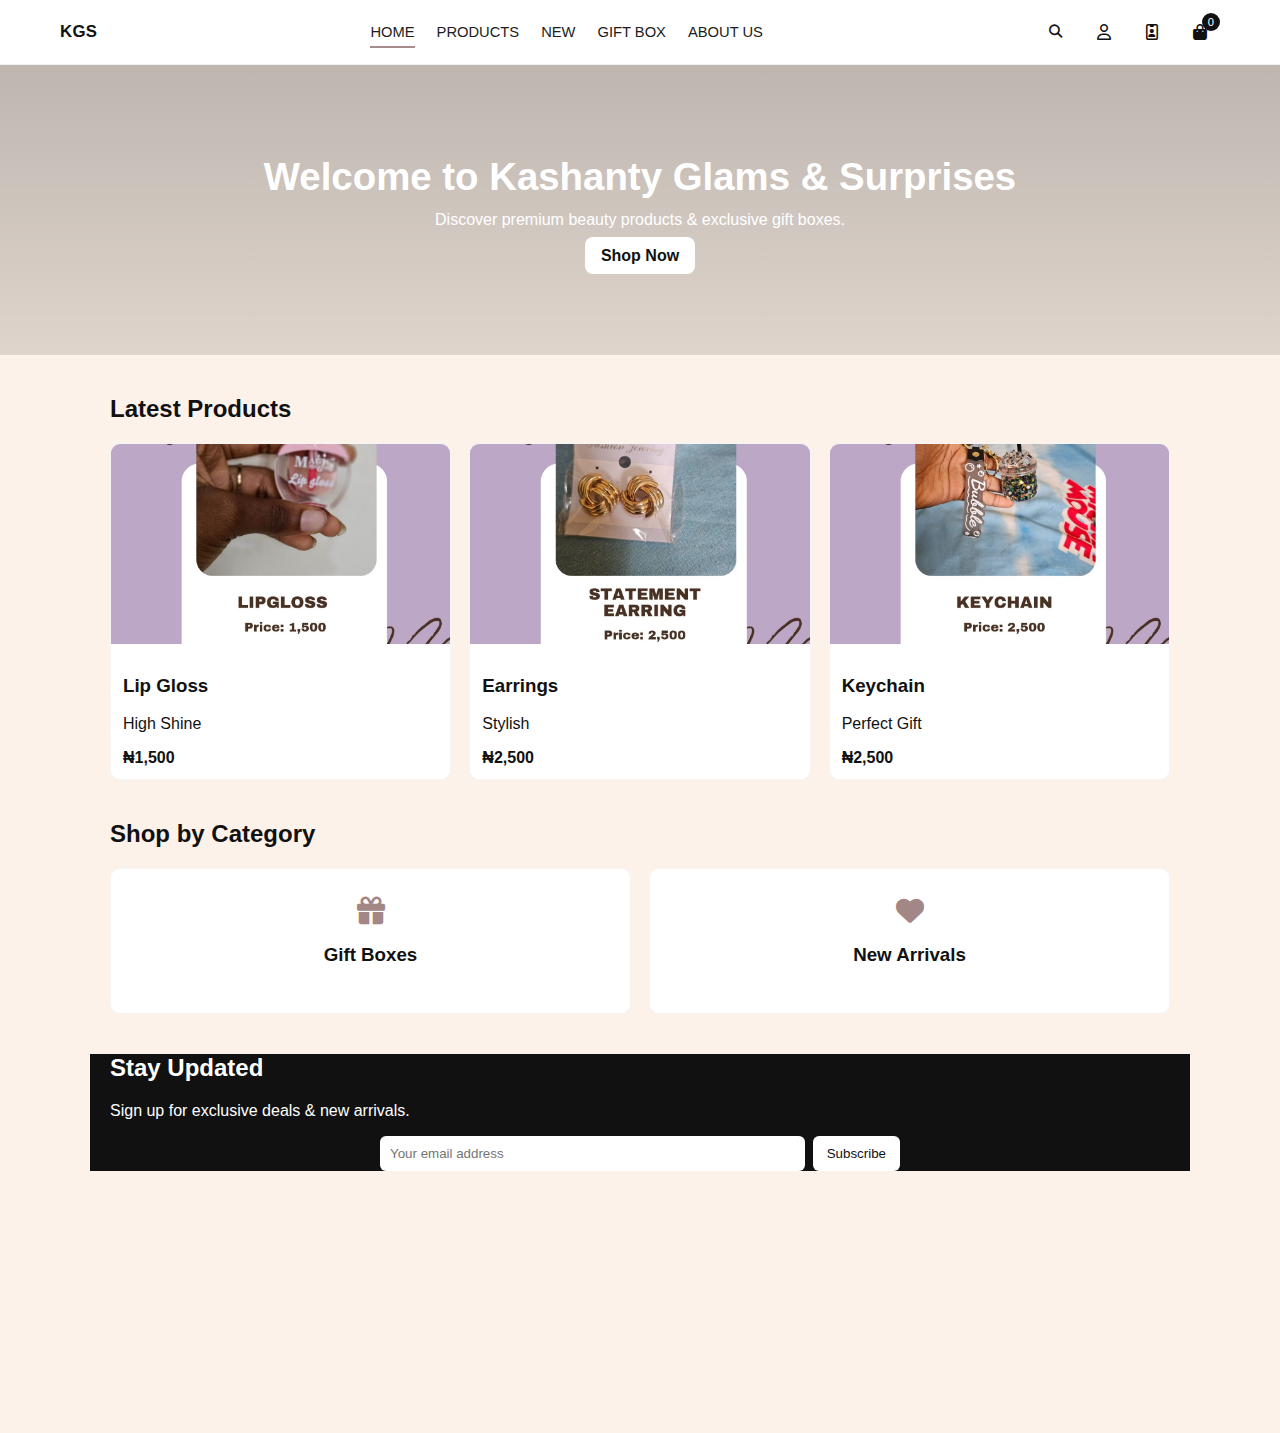
<file: index.html>
<!DOCTYPE html>
<html lang="en">
<head>
  <meta charset="utf-8" />
  <meta name="viewport" content="width=device-width,initial-scale=1" />
  <title>Kashanty Glams & Surprises</title>
<link rel="icon" type="image/png" href="favicon.jpg">
  <!-- Font Awesome -->
  <link rel="stylesheet" href="https://cdnjs.cloudflare.com/ajax/libs/font-awesome/6.5.0/css/all.min.css"/>

  <style>
    :root{
      --nav-h:64px;
      --bg:#fdf2e9;
      --ink:#111;
      --muted:#6b7280;
      --accent:#a38686;
      --drawer-width:320px;
    }

    /* ---------- Base ---------- */
    *{box-sizing:border-box}
    body{margin:0;font-family:Arial,system-ui,-apple-system,"Segoe UI",Roboto,"Helvetica Neue",sans-serif;background:var(--bg);color:var(--ink);-webkit-font-smoothing:antialiased}
    a{color:inherit;text-decoration:none}

    /* ---------- Top Nav ---------- */
    .site-nav{
      position:sticky;top:0;left:0;right:0;
      z-index:1100;
      background:#fff;
      border-bottom:1px solid rgba(0,0,0,0.06);
    }
    .nav-inner{
      max-width:1200px;margin:0 auto;padding:10px 20px;display:flex;align-items:center;justify-content:space-between;gap:12px;height:var(--nav-h);
    }
    .brand{font-weight:700; font-size:1.05rem; letter-spacing:0.02em}
    .primary-nav{display:flex;gap:22px;list-style:none;margin:0;padding:0;align-items:center}
    .primary-nav a{font-size:0.92rem;text-transform:uppercase;opacity:.95;padding:6px 0;border-bottom:2px solid transparent}
    .primary-nav a.is-active{border-bottom-color:var(--accent)}
    .utility{display:flex;align-items:center;gap:8px}

    .icon-btn{width:40px;height:40px;border-radius:10px;display:grid;place-items:center;border:none;background:transparent;cursor:pointer;color:var(--ink)}
    .icon-btn:hover{background:#f3f4f6}

    .cart{position:relative}
    .cart .badge{position:absolute;top:1px;right:0;background:var(--ink);color:#fff;min-width:18px;height:18px;line-height:18px;border-radius:999px;font-size:.7rem;padding:0 5px;text-align:center}

    /* Hide hamburger on desktop, show only mobile */
    .hamburger{display:none}

    /* ---------- Nav search (slide-down) ---------- */
    .nav-search{display:none;border-top:1px solid rgba(0,0,0,0.05);background:#fff}
    .nav-search form{max-width:1100px;margin:0 auto;padding:10px 18px;display:flex;gap:10px;align-items:center}
    .nav-search input{flex:1;height:40px;padding:8px 12px;border:1px solid #e6e6e6;border-radius:8px}
    .nav-search button{width:40px;height:40px;border-radius:8px;border:none;background:#f3f3f3;display:grid;place-items:center}

    /* ---------- Hero & sections (kept simple) ---------- */
    .hero{padding:90px 20px;text-align:center;background:url('https://source.unsplash.com/1600x600/?cosmetics,beauty') center/cover no-repeat;color:#fff;position:relative}
    .hero::after{content:"";position:absolute;inset:0;background:linear-gradient(180deg,rgba(0,0,0,0.25),rgba(0,0,0,0.12))}
    .hero .hero-inner{position:relative;z-index:1;max-width:1100px;margin:0 auto}
    .hero h1{font-size:2.4rem;margin:0 0 12px}
    .hero p{margin:0 0 18px}

    .section{max-width:1100px;margin:40px auto;padding:0 20px}
    .products{display:grid;grid-template-columns:repeat(auto-fit,minmax(220px,1fr));gap:18px}
    .product{background:#fff;border-radius:10px;overflow:hidden;border:1px solid rgba(0,0,0,0.04);text-align:left}
    .product img{width:100%;height:200px;object-fit:cover;display:block}
    .product .info{padding:12px}

    /* ---------- Bottom Nav (mobile) ---------- */
    .bottom-nav{
      position:fixed;left:0;right:0;bottom:0;height:64px;background:#fff;border-top:1px solid rgba(0,0,0,0.06);display:flex;z-index:1000;align-items:center;justify-content:space-around;padding:0 6px
    }
    .bottom-nav .nav-item{flex:1;text-align:center;font-size:12px;color:#444;display:flex;flex-direction:column;align-items:center;justify-content:center;padding:6px 0}
    .bottom-nav .nav-item i{font-size:18px;margin-bottom:4px}

    /* Show bottom nav only on small screens */
    @media(min-width:961px){.bottom-nav{display:none}}

    /* ---------- Category Drawer ---------- */
    .category-drawer{
      position:fixed;top:0;left:0;width:var(--drawer-width);height:100vh;
      background: linear-gradient(180deg,#fff,#f7f6f6);
      box-shadow: 6px 0 30px rgba(0,0,0,0.12);
      transform:translateX(-120%); /* hidden */
      transition:transform .32s cubic-bezier(.2,.9,.25,1);
      z-index:2000;display:flex;flex-direction:column;padding:22px 18px;
      -webkit-overflow-scrolling:touch;
    }
    .category-drawer.active{transform:translateX(0)}
    .category-drawer .drawer-header{display:flex;align-items:center;justify-content:space-between;gap:10px}
    .category-drawer h3{margin:0;font-size:20px;font-weight:700}
    .category-drawer .close-btn{background:transparent;border:none;font-size:22px;cursor:pointer;color:#333}
    .category-drawer hr{border:0;border-top:1px solid rgba(0,0,0,0.06);margin:14px 0}
    .category-drawer ul{list-style:none;padding:0;margin:8px 0;overflow:auto}
    .category-drawer li{margin:2px 0}
    .category-drawer a{display:flex;gap:12px;align-items:center;padding:12px;border-radius:8px;color:#333;font-weight:600}
    .category-drawer a i{width:28px;text-align:center;color:var(--accent)}
    .category-drawer a:hover{background:#f3f3f3}

    /* overlay */
    .overlay{position:fixed;inset:0;background:rgba(0,0,0,0.45);opacity:0;pointer-events:none;transition:opacity .25s;z-index:1900}
    .overlay.active{opacity:1;pointer-events:auto}

    /* when drawer is open prevent body scroll */
    .drawer-open{overflow:hidden;height:100vh}

    /* make drawer hidden on wider screens (we only want it on mobile) */
    @media(min-width:769px){
      .category-drawer{display:none}
      .overlay{display:none}
    }

    /* a bit of polish - large text in drawer on mobile */
    @media(max-width:420px){
      .category-drawer a{font-size:16px;padding:14px}
    }

    /* Hide desktop nav on mobile */
@media (max-width: 768px) {
  .site-nav {
    display: none;
  }

  /* Top Nav */
  .mobile-top-nav {
    display: block;
    background: #fff;
    border-bottom: 1px solid #ddd;
    padding: 10px 15px;
    position: sticky;
    top: 0;
    z-index: 1000;
  }
  .mobile-top-inner {
    display: flex;
    justify-content: space-between;
    align-items: center;
  }
  .mobile-top-nav .brand {
    font-size: 20px;
    font-weight: bold;
    color: #333;
    text-decoration: none;
  }
  .nav-icons {
    display: flex;
    gap: 15px;
  }
  .nav-icons button {
    background: none;
    border: none;
    font-size: 20px;
    cursor: pointer;
  }

  /* Search dropdown */
  .mobile-search {
    display: none;
    padding: 10px;
    border-top: 1px solid #ddd;
    background: #f9f9f9;
  }
  .mobile-search form {
    display: flex;
  }
  .mobile-search input {
    flex: 1;
    padding: 8px;
    border: 1px solid #ccc;
    border-radius: 4px;
  }
  .mobile-search button {
    margin-left: 5px;
    background: #ff4081;
    color: #fff;
    border: none;
    padding: 8px 12px;
    border-radius: 4px;
  }

  /* Menu dropdown */
  .mobile-menu {
    display: none;
    list-style: none;
    padding: 0;
    margin: 0;
    border-top: 1px solid #ddd;
    background: #fff;
  }
  .mobile-menu li {
    border-bottom: 1px solid #eee;
  }
  .mobile-menu li a {
    display: block;
    padding: 12px;
    color: #333;
    text-decoration: none;
  }
  .mobile-menu li a:hover {
    background: #f5f5f5;
  }

  /* Bottom Nav */
  .mobile-bottom-nav {
    display: flex;
    justify-content: space-around;
    align-items: center;
    background: #fff;
    border-top: 1px solid #ddd;
    position: fixed;
    bottom: 0;
    width: 100%;
    padding: 5px 0;
    z-index: 1000;
  }
  .mobile-bottom-nav .nav-item {
    display: flex;
    flex-direction: column;
    align-items: center;
    font-size: 12px;
    text-decoration: none;
    color: #333;
  }
  .mobile-bottom-nav .nav-item i {
    font-size: 18px;
    margin-bottom: 3px;
  }
}

/* Show mobile nav only on small screens */
@media (max-width: 768px) {
  .site-nav { /* your desktop nav class */
    display: none;
  }

  .top-mobile-nav,
  .bottom-mobile-nav {
    display: flex;
  }

  .top-mobile-nav {
    justify-content: space-between;
    align-items: center;
    padding: 10px 15px;
    background: #fff;
    border-bottom: 1px solid #eee;
  }

  .bottom-mobile-nav {
    position: fixed;
    bottom: 0;
    left: 0;
    right: 0;
    background: #fff;
    border-top: 1px solid #eee;
    justify-content: space-around;
    padding: 8px 0;
    z-index: 1000;
  }

  .bottom-mobile-nav a {
    text-align: center;
    flex: 1;
    font-size: 14px;
    color: #333;
  }
}

/* Hide mobile navbar by default */
.mobile-nav {
  display: none;
}

/* Show mobile navbar only on small screens */
@media screen and (max-width: 768px) {
  .mobile-nav {
    display: flex;
    flex-direction: column;
    justify-content: space-between;
    position: fixed;
    top: 0;
    left: 0;
    width: 100%;
    height: auto;
    background: white;
    box-shadow: 0 2px 8px rgba(0,0,0,0.1);
    z-index: 1000;
  }

  .top-bar {
    display: flex;
    align-items: center;
    justify-content: space-between;
    padding: 10px 16px;
    border-bottom: 1px solid #eee;
  }

  .brand {
    font-size: 18px;
    font-weight: bold;
  }

  .bottom-nav {
    display: flex;
    justify-content: space-around;
    padding: 10px 0;
    border-top: 1px solid #eee;
  }

  .bottom-nav a {
    text-decoration: none;
    color: #555;
    font-size: 14px;
  }
}

/* --- FIX: clean mobile vs desktop nav visibility --- */

/* Hide mobile navbars by default (desktop view) */
.mobile-top-nav,
.bottom-nav {
  display: none;
}

/* Show them only on mobile screens */
@media (max-width: 768px) {
  /* Hide the desktop nav entirely */
  .site-nav {
    display: none;
  }

  /* Top mobile nav */
  .mobile-top-nav {
    display: block;
    background: #fff;
    border-bottom: 1px solid #ddd;
    padding: 10px 15px;
    position: sticky;
    top: 0;
    z-index: 1000;
  }

  /* Bottom mobile nav */
  .bottom-nav {
    display: flex;
  }
}

/* Desktop search bar styling */
.search-bar {
  display: flex;
  align-items: center;
  background: #fff;
  border-radius: 25px;
  padding: 5px 10px;
  border: 1px solid #ccc;
  position: relative;
  z-index: 1000; /* ensures it's clickable */
}

.search-bar input {
  flex: 1;
  border: none;
  outline: none;
  padding: 8px;
  font-size: 14px;
}

.search-bar button {
  background: none;
  border: none;
  cursor: pointer;
  color: #555;
  font-size: 16px;
}

.search-bar button:hover {
  color: #000;
}

.footer-social {
  display: flex;
  justify-content: center;
  gap: 30px;
  margin-top: 1rem;
}

.footer-social a {
  color: #555;
  font-size: 30px;
  transition: color 0.3s ease, transform 0.3s ease;
}

.footer-social a:hover {
  color: #ff3333;
  transform: scale(1.2);
}

footer {
  transform: translateY(30px);
  opacity: 0;
  transition: all 0.6s ease-out;
}

footer.visible {
  transform: translateY(0);
  opacity: 1;
}

@media (max-width: 775px) {
  .bottom-nav {
    position: sticky;
    bottom: 0;
    top: auto;
    margin-top: 20px; /* adds some gap above */
  }
}

  </style>
</head>
<body>

  <!-- TOP MOBILE NAV -->
<nav class="mobile-top-nav">
  <div class="mobile-top-inner">
    <!-- Brand -->
    <a href="index.html" class="brand">KGS</a>

    <!-- Icons -->
    <div class="nav-icons">
      <!-- Search -->
      <button id="mobileSearchBtn"><i class="fa-solid fa-magnifying-glass"></i></button>
      <!-- Menu -->
      <button id="mobileMenuBtn"><i class="fa-solid fa-bars"></i></button>
    </div>
  </div>

  <!-- Search dropdown -->
  <div class="mobile-search" id="mobileSearch">
    <form action="product.html" method="get">
      <input type="text" name="q" placeholder="Search products…" />
      <button type="submit"><i class="fa-solid fa-arrow-right"></i></button>
    </form>
  </div>

  <!-- Dropdown Menu -->
  <ul class="mobile-menu" id="mobileMenu">
    <li><a href="product.html">Products</a></li>
    <li><a href="sale.html">Gift Box</a></li>
    <li><a href="new.html">New</a></li>
    <li><a href="contact.html">About Us</a></li>
  </ul>
</nav>


  <!-- TOP NAV -->
  <nav class="site-nav" id="site-nav">
    <div class="nav-inner">
      <a href="index.html" class="brand">KGS</a>

      <ul class="primary-nav" id="primaryNav">
        <li><a href="index.html" class="is-active">Home</a></li>
        <li><a href="product.html">Products</a></li>
        <li><a href="new.html">New</a></li>
        <li><a href="sale.html">Gift Box</a></li>
        <li><a href="contact.html">About Us</a></li>
      </ul>

      <div class="utility">
        <button class="icon-btn" id="searchToggle" aria-label="search"><i class="fa-solid fa-magnifying-glass"></i></button>
        <a href="login.html" class="icon-btn" title="Login"><i class="fa-regular fa-user"></i></a>
        <a href="register.html" class="icon-btn" title="Register"><i class="fa-regular fa-id-badge"></i></a>
        <a href="cart.html" class="icon-btn cart" title="Cart"><i class="fa-solid fa-bag-shopping"></i><span class="badge" id="cart-count">0</span></a>
        <button class="icon-btn hamburger" id="navToggle" aria-label="menu" title="Menu"><span style="display:block;width:18px;height:2px;background:var(--ink);margin:3px 0"></span></button>
      </div>
    </div>

    <!-- slide-down search (kept simple) -->
    <div class="nav-search" id="navSearch">
      <form action="product.html" method="get" class="search-bar">
  <input type="text" name="q" placeholder="Search products..." required>
  <button type="submit"><i class="fa-solid fa-search"></i></button>
</form>
    </div>
  </nav>

  <!-- HERO -->
  <section class="hero">
    <div class="hero-inner">
      <h1>Welcome to Kashanty Glams & Surprises</h1>
      <p>Discover premium beauty products & exclusive gift boxes.</p>
      <a href="product.html" style="background:#fff;color:#111;padding:10px 16px;border-radius:8px;font-weight:700">Shop Now</a>
    </div>
  </section>

  <!-- SIMPLE FEATURE LIST -->
  <section class="section">
    <h2>Latest Products</h2>
    <div class="products">
      <a class="product" href="product.html">
        <img src="lipgloss.jpg" alt="Lipgloss">
        <div class="info"><h3>Lip Gloss</h3><p>High Shine</p><strong>₦1,500</strong></div>
      </a>
      <a class="product" href="product.html">
        <img src="earing.jpg" alt="Earrings">
        <div class="info"><h3>Earrings</h3><p>Stylish</p><strong>₦2,500</strong></div>
      </a>
      <a class="product" href="product.html">
        <img src="keychain.jpg" alt="Keychain">
        <div class="info"><h3>Keychain</h3><p>Perfect Gift</p><strong>₦2,500</strong></div>
      </a>
    </div>
  </section>

  <!-- COLLECTIONS -->
  <section class="section">
    <h2>Shop by Category</h2>
    <div class="collections" style="display:grid;grid-template-columns:repeat(auto-fit,minmax(200px,1fr));gap:18px">
      <a href="sale.html" class="product collection" style="text-align:center;padding:28px 20px">
        <i class="fa-solid fa-gift" style="font-size:28px;color:var(--accent)"></i>
        <h3>Gift Boxes</h3>
      </a>
      <a href="new.html" class="product collection" style="text-align:center;padding:28px 20px">
        <i class="fa-solid fa-heart" style="font-size:28px;color:var(--accent)"></i>
        <h3>New Arrivals</h3>
      </a>
    </div>
  </section>

  <!-- NEWSLETTER -->
  <section class="section newsletter" style="background:#111;color:#fff;">
    <h2>Stay Updated</h2>
    <p>Sign up for exclusive deals & new arrivals.</p>
    <form style="max-width:520px;margin:12px auto 0;display:flex;gap:8px;">
      <input type="email" placeholder="Your email address" style="flex:1;padding:10px;border-radius:6px;border:none" />
      <button type="submit" style="padding:10px 14px;border-radius:6px;background:#fff;color:#111;border:none">Subscribe</button>
    </form>
  </section>

  <!-- STATS / FOOTER -->
  <footer style="padding:30px 20px;text-align:center;background:#fff">
    <div style="max-width:900px;margin:0 auto;display:flex;gap:18px;justify-content:center;flex-wrap:wrap">
      <div style="min-width:120px">
        <h3 style="margin:0;color:var(--accent)">100+</h3>
        <p style="margin:6px 0 0;color:var(--muted)">Orders</p>
      </div>
      <div style="min-width:120px">
        <h3 style="margin:0;color:var(--accent)">250+</h3>
        <p style="margin:6px 0 0;color:var(--muted)">Happy Customers</p>
      </div>
      <div style="min-width:120px">
        <h3 style="margin:0;color:var(--accent)">50+</h3>
        <p style="margin:6px 0 0;color:var(--muted)">Products</p>
      </div>
    </div>
    <p style="color:var(--muted);margin-top:18px">© KGS STORE</p>
    <div class="footer-social">
  <a href="https://wa.me/2347086445140" target="_blank"><i class="fab fa-whatsapp"></i></a>
  <a href="https://www.instagram.com/kashanty_glams_surprises_kgs?igsh=MXFvZnZoZm9qZDl0MQ==" target="_blank"><i class="fab fa-instagram"></i></a>
  <a href="https://www.facebook.com/share/1EzKHHWgAT/" target="_blank"><i class="fab fa-facebook"></i></a>
</div>

  </footer>

  <!-- ========== MOBILE BOTTOM NAV ========== -->
  <nav class="bottom-nav" aria-hidden="false">
    <a href="index.html" class="nav-item"><i class="fa-solid fa-house"></i><span>Shop</span></a>
    <a href="#" id="categoryBtn" class="nav-item"><i class="fa-solid fa-th"></i><span>Categories</span></a>
    <a href="#" id="accountBtn" class="nav-item"><i class="fa-regular fa-user"></i><span>Account</span></a>
    <a href="cart.html" class="nav-item"><i class="fa-solid fa-bag-shopping"></i><span>Cart</span></a>
  </nav>

  <!-- Category Drawer -->
  <div class="category-drawer" id="categoryDrawer" aria-hidden="true">
    <div class="drawer-header">
      <h3>Shop by Category</h3>
      <button id="closeCategory" class="close-btn" aria-label="Close drawer">&times;</button>
    </div>
    <hr />
    <ul>
      <li><a href="product.html"><i class="fa-solid fa-list"></i>All Products</a></li>
      <li><a href="product.html?q=Necklace"><i class="fa-solid fa-gem"></i>Necklace</a></li>
      <li><a href="product.html?q=Earring"><i class="fa-solid fa-ring"></i>Earring</a></li>
      <li><a href="product.html?q=Bracelet"><i class="fa-solid fa-link"></i>Bracelet</a></li>
      <li><a href="product.html?q=Arm Candy"><i class="fa-solid fa-swatchbook"></i>Arm Candy</a></li>
      <li><a href="product.html?q=Lipgloss"><i class="fa-solid fa-droplet"></i>Lipgloss</a></li>
      <li><a href="product.html?q=Lipliner"><i class="fa-solid fa-pen"></i>Lipliner</a></li>
      <li><a href="product.html?q=Keychain"><i class="fa-solid fa-key"></i>Keychain</a></li>
      <li><a href="sale.html"><i class="fa-solid fa-gift"></i>Gift Boxes</a></li>
      <li><a href="new.html"><i class="fa-solid fa-heart"></i>New Arrivals</a></li>
    </ul>
  </div>

  <!-- Overlay -->
  <div class="overlay" id="overlay" aria-hidden="true"></div>
<script>
document.addEventListener("DOMContentLoaded", () => {
  // ====== CATEGORY DRAWER (BOTTOM NAV) ======
  const categoryBtn = document.getElementById("categoryBtn");
  const drawer = document.getElementById("categoryDrawer");
  const closeBtn = document.getElementById("closeCategory");
  const overlay = document.getElementById("overlay");
  const body = document.body;

  function openDrawer() {
    drawer.classList.add("active");
    overlay.classList.add("active");
    drawer.setAttribute("aria-hidden", "false");
    overlay.setAttribute("aria-hidden", "false");
    body.classList.add("drawer-open");
  }
  function closeDrawer() {
    drawer.classList.remove("active");
    overlay.classList.remove("active");
    drawer.setAttribute("aria-hidden", "true");
    overlay.setAttribute("aria-hidden", "true");
    body.classList.remove("drawer-open");
  }

  categoryBtn?.addEventListener("click", (e) => {
    e.preventDefault();
    openDrawer();
  });
  closeBtn?.addEventListener("click", closeDrawer);
  overlay?.addEventListener("click", closeDrawer);
  window.addEventListener("keydown", (ev) => {
    if (ev.key === "Escape") closeDrawer();
  });

  // ====== ACCOUNT BTN ======
  const accountBtn = document.getElementById("accountBtn");
  accountBtn?.addEventListener("click", (e) => {
    e.preventDefault();
    window.location.href = "login.html";
  });

  // ====== MOBILE NAV (TOP) ======
  const searchBtn = document.getElementById("mobileSearchBtn");
  const searchBox = document.getElementById("mobileSearch");
  const menuBtn = document.getElementById("mobileMenuBtn");
  const menu = document.getElementById("mobileMenu");

  searchBtn?.addEventListener("click", () => {
    searchBox.style.display =
      searchBox.style.display === "block" ? "none" : "block";
    menu.style.display = "none";
  });

  menuBtn?.addEventListener("click", () => {
    menu.style.display = menu.style.display === "block" ? "none" : "block";
    searchBox.style.display = "none";
  });

  // ====== DESKTOP SEARCH TOGGLE ======
  const searchToggle = document.getElementById("searchToggle");
  const navSearch = document.getElementById("navSearch");

  if (searchToggle && navSearch) {
    searchToggle.addEventListener("click", () => {
      navSearch.style.display =
        navSearch.style.display === "block" ? "none" : "block";
    });
  }
});
</script>
  </script>
  <script>
document.addEventListener("DOMContentLoaded", () => {
  const footer = document.querySelector("footer");
  const observer = new IntersectionObserver(entries => {
    entries.forEach(entry => {
      if (entry.isIntersecting) {
        footer.classList.add("visible");
      }
    });
  });
  observer.observe(footer);
});
</script>

</body>
</html>
</file>
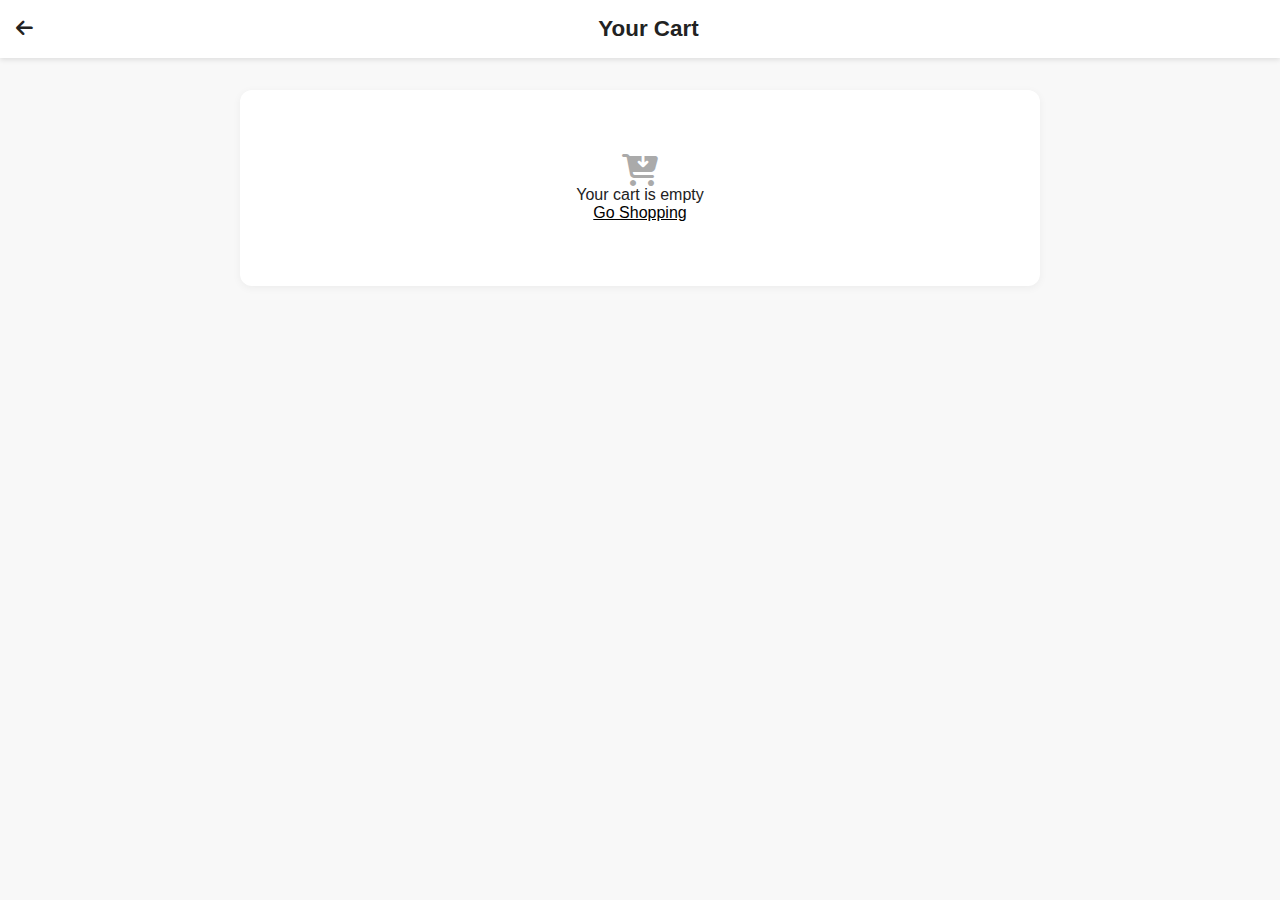
<file: cart.html>
<!DOCTYPE html>
<html lang="en">
<head>
  <meta charset="UTF-8" />
  <meta name="viewport" content="width=device-width, initial-scale=1.0" />
  <title>Shopping Cart | KGS</title>
  <link rel="stylesheet" href="style.css" />
  <link
    rel="stylesheet"
    href="https://cdnjs.cloudflare.com/ajax/libs/font-awesome/6.4.0/css/all.min.css"
  />
  <link rel="icon" type="image/png" href="favicon.jpg">
  <style>
    body {
      font-family: 'Poppins', sans-serif;
      background: #f8f8f8;
      margin: 0;
      color: #222;
    }

    header {
      background: #fff;
      padding: 1rem;
      box-shadow: 0 2px 5px rgba(0,0,0,0.1);
      display: flex;
      align-items: center;
      justify-content: space-between;
      position: sticky;
      top: 0;
      z-index: 10;
    }

    header h1 { font-size: 1.4rem; font-weight: 600; }
    header a { color: #222; text-decoration: none; font-size: 1.2rem; }

    .cart-container {
      max-width: 800px;
      margin: 2rem auto 5rem;
      background: #fff;
      border-radius: 12px;
      padding: 1.5rem;
      box-shadow: 0 2px 8px rgba(0,0,0,0.05);
    }

    .cart-item {
      display: flex;
      align-items: center;
      justify-content: space-between;
      border-bottom: 1px solid #eee;
      padding: 1rem 0;
    }

    .cart-item img {
      width: 70px;
      height: 70px;
      border-radius: 8px;
      object-fit: cover;
    }

    .cart-info { flex: 1; margin-left: 1rem; }
    .cart-info h3 { font-size: 1rem; margin: 0; }
    .cart-info p { font-size: 0.9rem; color: #777; }

    .cart-actions {
      display: flex;
      align-items: center;
      gap: 0.5rem;
    }

    .cart-actions input {
      width: 40px;
      text-align: center;
      border: 1px solid #ccc;
      border-radius: 5px;
      padding: 0.2rem;
    }

    .cart-actions button {
      background: none;
      border: none;
      font-size: 1rem;
      cursor: pointer;
      color: #333;
    }

    .remove-btn {
      background: #ffeded;
      color: #ff3333;
      border: none;
      padding: 0.4rem 0.8rem;
      border-radius: 5px;
      cursor: pointer;
      font-size: 0.8rem;
      transition: 0.3s;
    }

    .remove-btn:hover { background: #ffcccc; }

    .cart-summary { text-align: right; margin-top: 2rem; }
    .cart-summary h2 { font-size: 1.2rem; margin-bottom: 1rem; }

    .checkout-btn {
      background: #ff5252;
      color: #fff;
      border: none;
      padding: 0.8rem 1.5rem;
      border-radius: 8px;
      cursor: pointer;
      font-size: 1rem;
      transition: 0.3s;
    }

    .checkout-btn:hover { background: #ff3333; }

    .mobile-bottom-nav {
      position: fixed;
      bottom: 0;
      left: 0;
      width: 100%;
      background: #fff;
      border-top: 1px solid #ddd;
      display: flex;
      justify-content: space-around;
      align-items: center;
      padding: 0.5rem 0;
      z-index: 1000;
    }

    .mobile-bottom-nav a {
      display: flex;
      flex-direction: column;
      align-items: center;
      text-decoration: none;
      color: #444;
      font-size: 0.8rem;
    }

    .mobile-bottom-nav i { font-size: 1.3rem; margin-bottom: 3px; }

    @media (min-width: 768px) {
      .mobile-bottom-nav { display: none; }
    }
  </style>
</head>
<body>

  <header>
    <a href="index.html"><i class="fa-solid fa-arrow-left"></i></a>
    <h1>Your Cart</h1>
    <span></span>
  </header>

  <!-- DYNAMIC CART -->
  <div class="cart-container" id="cartContainer">
    <p style="text-align:center;">Loading your cart...</p>
  </div>

  <!-- MOBILE NAV -->
  <nav class="mobile-bottom-nav">
    <a href="index.html"><i class="fa-solid fa-house"></i><span>Home</span></a>
    <a href="#" id="categoryBtn"><i class="fa-solid fa-th"></i><span>Category</span></a>
    <a href="#" id="accountBtn"><i class="fa-regular fa-user"></i><span>Account</span></a>
    <a href="cart.html"><i class="fa-solid fa-bag-shopping"></i><span>Cart</span></a>
  </nav>

  <script>
    document.addEventListener("DOMContentLoaded", () => {
      const cartContainer = document.getElementById("cartContainer");
      let cart = JSON.parse(localStorage.getItem("cart")) || [];

      if (cart.length === 0) {
        cartContainer.innerHTML = `
          <div style="text-align:center; padding:40px;">
            <i class="fa-solid fa-cart-arrow-down" style="font-size:2rem; color:#aaa;"></i>
            <p>Your cart is empty</p>
            <a href="product.html" style="color:#000; text-decoration:underline;">Go Shopping</a>
          </div>
        `;
        return;
      }

      cartContainer.innerHTML = `
        ${cart.map((item, i) => `
          <div class="cart-item">
            <img src="${item.image}" alt="${item.name}">
            <div class="cart-info">
              <h3>${item.name}</h3>
              <p>₦${item.price}</p>
            </div>
            <div class="cart-actions">
              <button class="minus">-</button>
              <input type="text" value="${item.quantity || 1}" readonly>
              <button class="plus">+</button>
              <button class="remove-btn" data-index="${i}">Remove</button>
            </div>
          </div>
        `).join("")}
        <div class="cart-summary">
          <h2 id="cartTotal"></h2>
          <button class="checkout-btn">Proceed to Checkout</button>
        </div>
      `;

      function updateTotal() {
        const total = cart.reduce((sum, item) => sum + item.price * (item.quantity || 1), 0);
        document.getElementById("cartTotal").textContent = `Total: ₦${total}`;
      }

      updateTotal();

      document.querySelectorAll(".plus").forEach((btn, i) => {
        btn.addEventListener("click", () => {
          cart[i].quantity = (cart[i].quantity || 1) + 1;
          localStorage.setItem("cart", JSON.stringify(cart));
          location.reload();
        });
      });

      document.querySelectorAll(".minus").forEach((btn, i) => {
        btn.addEventListener("click", () => {
          if ((cart[i].quantity || 1) > 1) {
            cart[i].quantity--;
            localStorage.setItem("cart", JSON.stringify(cart));
            location.reload();
          }
        });
      });

      document.querySelectorAll(".remove-btn").forEach((btn, i) => {
        btn.addEventListener("click", () => {
          cart.splice(i, 1);
          localStorage.setItem("cart", JSON.stringify(cart));
          location.reload();
        });
      });

      // ✅ WhatsApp Checkout Integration
      const whatsappNumber = "2347086445140"; // Replace with your WhatsApp number

      document.querySelector(".checkout-btn").addEventListener("click", () => {
        let orderMessage = "Hello, I'd like to order:\n\n";
        cart.forEach(item => {
          orderMessage += `${item.name} (₦${item.price}) x ${item.quantity || 1}\n`;
        });

        const total = cart.reduce((sum, item) => sum + item.price * (item.quantity || 1), 0);
        orderMessage += `\nTotal: ₦${total}\n\nPlease confirm availability.`;

        const encodedMessage = encodeURIComponent(orderMessage);
        window.open(`https://wa.me/${whatsappNumber}?text=${encodedMessage}`, "_blank");
      });
    });
  </script>
  </body>
</file>
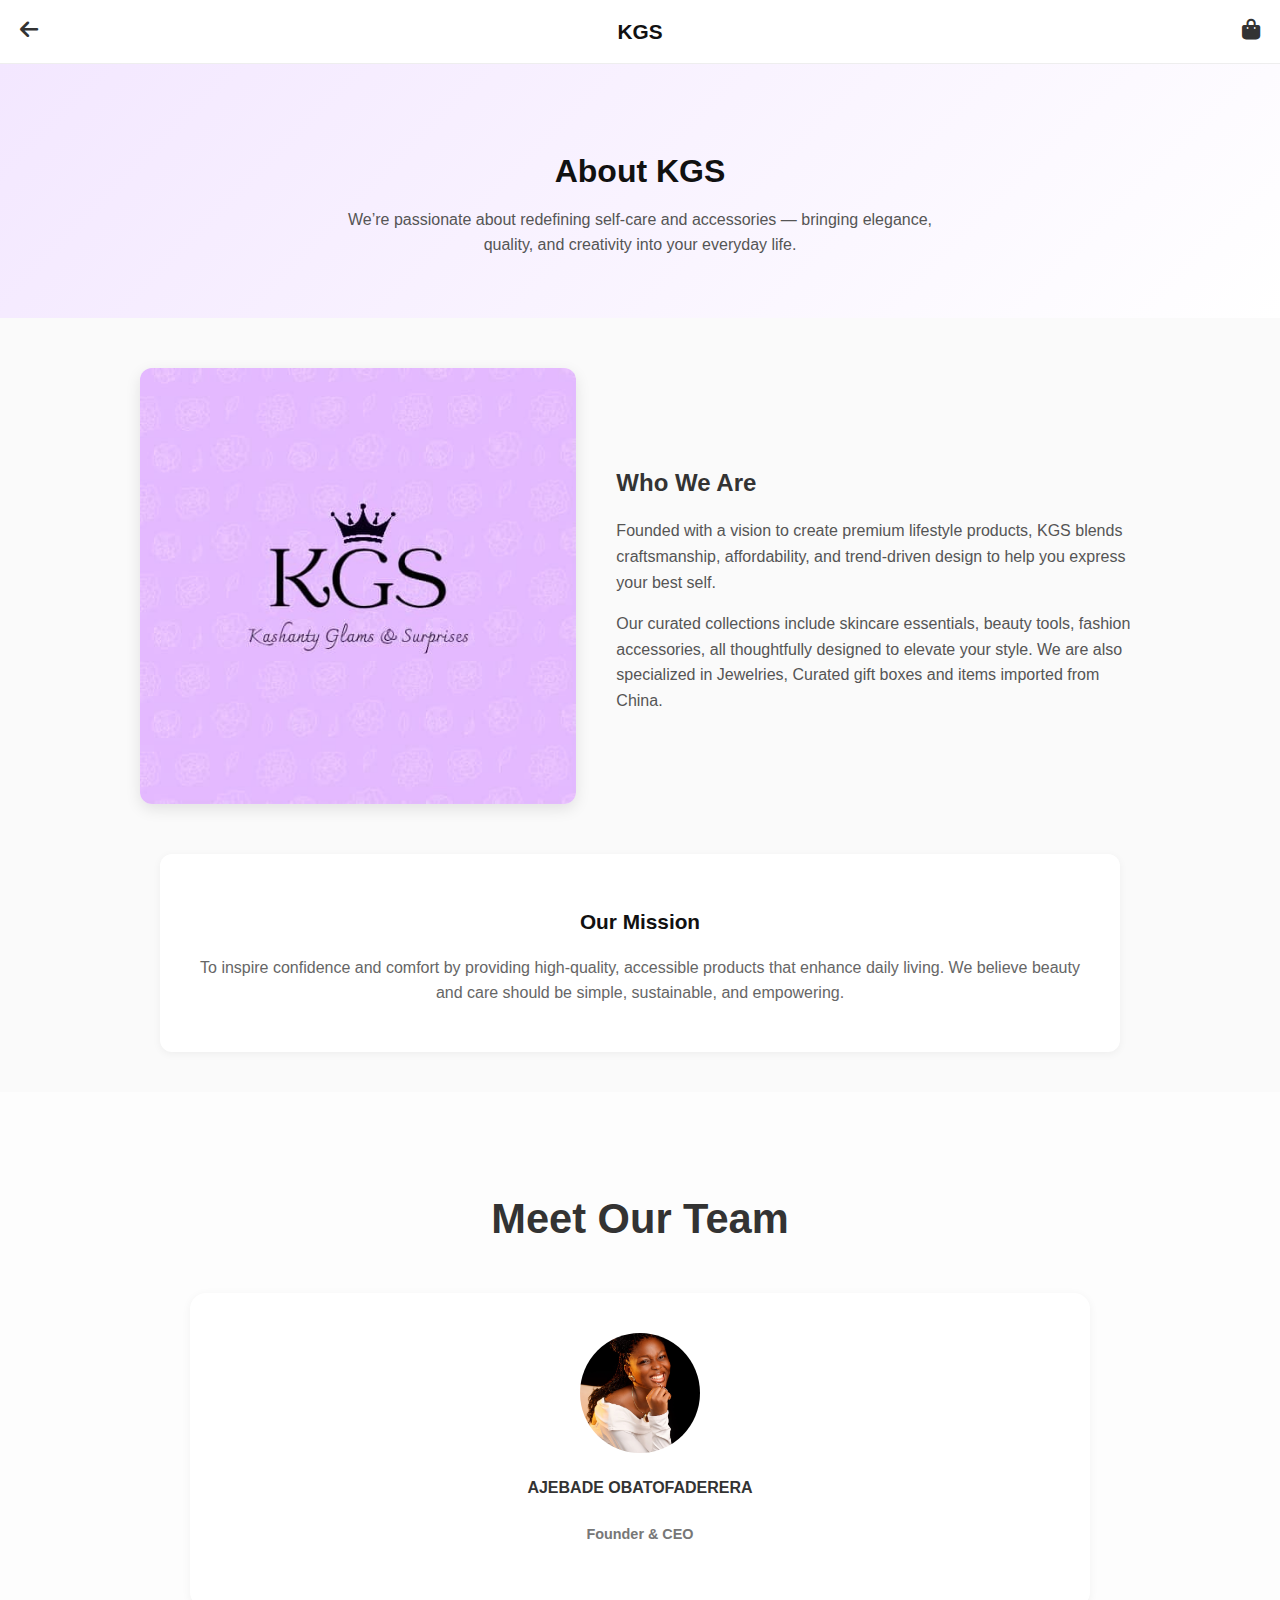
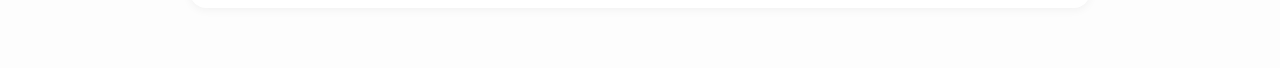
<file: contact.html>
<!DOCTYPE html>
<html lang="en">
<head>
  <meta charset="UTF-8" />
  <meta name="viewport" content="width=device-width, initial-scale=1.0" />
  <title>About Us | KGS</title>
  <link rel="stylesheet" href="https://cdnjs.cloudflare.com/ajax/libs/font-awesome/6.5.0/css/all.min.css"/>
  <link rel="icon" type="image/png" href="favicon.jpg">
  <style>
    /* ===== GENERAL STYLES ===== */
    body {
      margin: 0;
      font-family: "Poppins", sans-serif;
      background: #fafafa;
      color: #333;
      line-height: 1.6;
    }

    header {
      background: #fff;
      padding: 15px 20px;
      display: flex;
      align-items: center;
      justify-content: space-between;
      border-bottom: 1px solid #eee;
      position: sticky;
      top: 0;
      z-index: 10;
    }

    header .brand {
      font-weight: 700;
      font-size: 1.3rem;
      color: #111;
      text-decoration: none;
    }

    header a {
      text-decoration: none;
      color: #333;
    }

    header i {
      font-size: 1.3rem;
    }

    /* ===== HERO SECTION ===== */
    .hero {
      background: linear-gradient(135deg, #f3e7ff, #fff);
      padding: 60px 20px;
      text-align: center;
    }

    .hero h1 {
      font-size: 2rem;
      margin-bottom: 10px;
      color: #111;
    }

    .hero p {
      font-size: 1rem;
      color: #555;
      max-width: 600px;
      margin: 0 auto;
    }

    /* ===== ABOUT CONTENT ===== */
    .about-container {
      max-width: 1000px;
      margin: 50px auto;
      padding: 0 20px;
      display: flex;
      flex-wrap: wrap;
      gap: 40px;
      align-items: center;
    }

    .about-container img {
      flex: 1;
      min-width: 280px;
      border-radius: 12px;
      object-fit: cover;
      width: 100%;
      box-shadow: 0 5px 15px rgba(0,0,0,0.1);
    }

    .about-text {
      flex: 1.2;
      min-width: 300px;
    }

    .about-text h2 {
      font-size: 1.5rem;
      margin-bottom: 15px;
    }

    .about-text p {
      margin-bottom: 15px;
      color: #555;
    }

    .mission {
      background: #fff;
      border-radius: 12px;
      padding: 30px;
      margin: 40px auto;
      max-width: 900px;
      box-shadow: 0 2px 8px rgba(0,0,0,0.05);
      text-align: center;
    }

    .mission h3 {
      font-size: 1.3rem;
      color: #111;
      margin-bottom: 10px;
    }

    .mission p {
      color: #666;
    }

    /* ===== TEAM SECTION ===== */
    .team {
      text-align: center;
      padding: 60px 20px;
      background: #fdfdfd;
    }

    .team h2 {
      font-size: 2.6rem;
      margin-bottom: 40px;
    }

    .team-grid {
      display: grid;
      grid-template-columns: repeat(auto-fit, minmax(180px, 1fr));
      gap: 40px;
      max-width: 900px;
      margin: 0 auto;
    }

    .team-card {
      background: #fff;
      border-radius: 16px;
      padding: 40px;
      box-shadow: 0 2px 10px rgba(0,0,0,0.05);
    }

    .team-card img {
      width: 120px;
      height: 120px;
      border-radius: 50%;
      object-fit: cover;
      margin-bottom: 10px;
    }

    .team-card h4 {
      margin: 5px 0;
      font-size: 1rem;
    }

    .team-card p {
      color: #777;
      font-size: 0.9rem;
    }

    /* ===== MOBILE NAV ===== */
    .mobile-bottom-nav {
      position: fixed;
      bottom: 0;
      left: 0;
      width: 100%;
      background: #fff;
      border-top: 1px solid #ddd;
      display: flex;
      justify-content: space-around;
      align-items: center;
      padding: 8px 0;
      z-index: 1000;
    }

    .mobile-bottom-nav a {
      text-decoration: none;
      color: #444;
      display: flex;
      flex-direction: column;
      align-items: center;
      font-size: 0.8rem;
    }

    .mobile-bottom-nav i {
      font-size: 1.3rem;
      margin-bottom: 3px;
    }

    @media (max-width: 768px) {
      .about-container {
        flex-direction: column;
      }
      header { justify-content: space-between; }
    }
  </style>
</head>
<body>

  <!-- HEADER -->
  <header>
    <a href="index.html"><i class="fa-solid fa-arrow-left"></i></a>
    <a href="index.html" class="brand">KGS</a>
    <a href="cart.html"><i class="fa-solid fa-bag-shopping"></i></a>
  </header>

  <!-- HERO SECTION -->
  <section class="hero">
    <h1>About KGS</h1>
    <p>We’re passionate about redefining self-care and accessories — bringing elegance, quality, and creativity into your everyday life.</p>
  </section>

  <!-- ABOUT INFO -->
  <section class="about-container">
    <img src="kgs.jpg" alt="About KGS">
    <div class="about-text">
      <h2>Who We Are</h2>
      <p>
        Founded with a vision to create premium lifestyle products, KGS blends craftsmanship, affordability, and trend-driven design to help you express your best self.
      </p>
      <p>
        Our curated collections include skincare essentials, beauty tools, fashion accessories, all thoughtfully designed to elevate your style.
       We are also specialized in Jewelries, Curated gift boxes and items imported from China.
      </p>
    </div>
  </section>

  <!-- MISSION -->
  <div class="mission">
    <h3>Our Mission</h3>
    <p>
      To inspire confidence and comfort by providing high-quality, accessible products that enhance daily living.  
      We believe beauty and care should be simple, sustainable, and empowering.
    </p>
  </div>

  <!-- TEAM -->
  <section class="team">
    <h2>Meet Our Team</h2>
    <div class="team-grid">
      <div class="team-card">
        <img src="coefade.jpeg" alt="CEO">
        <h4>AJEBADE OBATOFADERERA</h4>
        <strong><h5><p>Founder & CEO</p></h5></strong>
      </div>
      
  </section>

 

</body>
</html>
</file>
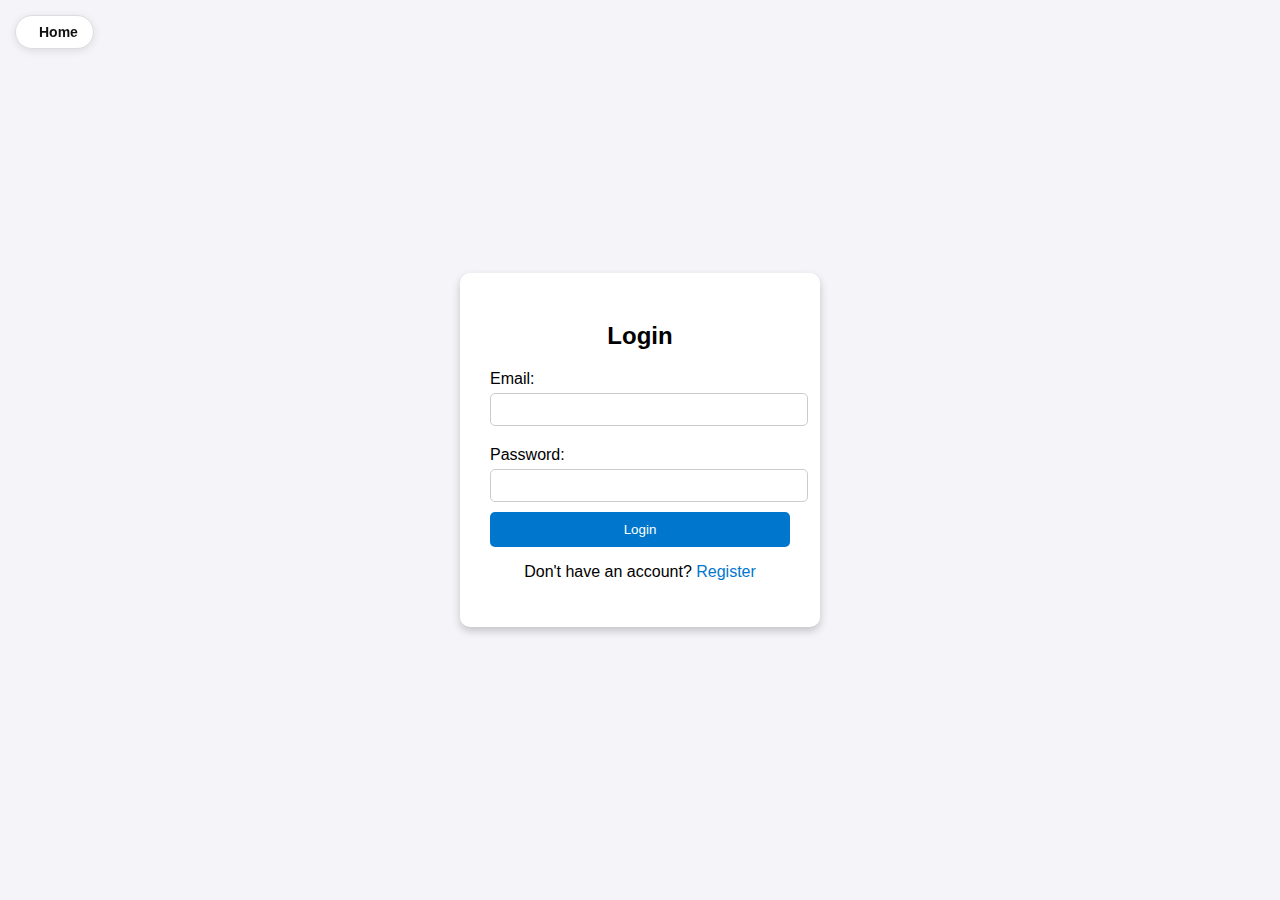
<file: login.html>
<!DOCTYPE html>
<html lang="en">
<head>
  <meta charset="UTF-8">
  <meta name="viewport" content="width=device-width, initial-scale=1.0">
  <title>Login - K.G.S</title>
  <link rel="icon" type="image/png" href="favicon.jpg">
  <style>
    body {
      font-family: Arial, sans-serif;
      background: #f4f4f9;
      display: flex;
      justify-content: center;
      align-items: center;
      height: 100vh;
      margin: 0;
    }
    .container {
      background: white;
      padding: 30px;
      border-radius: 10px;
      box-shadow: 0 4px 8px rgba(0,0,0,0.2);
      width: 300px;
    }
    h2 {
      text-align: center;
      margin-bottom: 20px;
    }
    label {
      display: block;
      margin: 10px 0 5px;
    }
    input {
      width: 100%;
      padding: 8px;
      margin-bottom: 10px;
      border-radius: 5px;
      border: 1px solid #ccc;
    }
    button {
      width: 100%;
      padding: 10px;
      background: #0077cc;
      color: white;
      border: none;
      border-radius: 5px;
      cursor: pointer;
    }
    button:hover {
      background: #005fa3;
    }
    .error {
      color: red;
      font-size: 0.8rem;
      margin-bottom: 8px;
    }
    .link {
      text-align: center;
      margin-top: 10px;
    }
    .link a {
      color: #0077cc;
      text-decoration: none;
    }
    .back-home {
  display: inline-flex;
  align-items: center;
  gap: 8px;
  text-decoration: none;
  color: #111;
  font-weight: 600;
  font-size: 14px;
  background: #fff;
  border: 1px solid #ddd;
  border-radius: 25px;
  padding: 8px 15px;
  position: fixed;
  top: 15px;
  left: 15px;
  box-shadow: 0 2px 8px rgba(0, 0, 0, 0.1);
  transition: background 0.3s ease, color 0.3s ease;
  z-index: 1000;
}

.back-home i {
  font-size: 16px;
}

.back-home:hover {
  background: #111;
  color: #fff;
}

  </style>
</head>
<body>
  <!-- Back to Home Button -->
<a href="index.html" class="back-home">
  <i class="fa-solid fa-arrow-left"></i> Home
</a>

  <div class="container">
    <h2>Login</h2>
    <form id="loginForm">
      <label>Email:</label>
      <input type="email" id="loginEmail" required>
      <small class="error" id="loginEmailError"></small>

      <label>Password:</label>
      <input type="password" id="loginPassword" required>
      <small class="error" id="loginPasswordError"></small>

      <button type="submit">Login</button>
    </form>
    <div class="link">
      <p>Don't have an account? <a href="register.html">Register</a></p>
    </div>
  </div>

  <script>
    document.getElementById("loginForm").addEventListener("submit", function(e) {
      e.preventDefault();
      let email = document.getElementById("loginEmail").value;
      let password = document.getElementById("loginPassword").value;
      let valid = true;

      document.getElementById("loginEmailError").innerText = "";
      document.getElementById("loginPasswordError").innerText = "";

      if (!email.includes("@")) {
        document.getElementById("loginEmailError").innerText = "Enter a valid email!";
        valid = false;
      }

      if (password.length < 6) {
        document.getElementById("loginPasswordError").innerText = "Password must be at least 6 characters!";
        valid = false;
      }

      if (valid) {
        alert("Login successful! 🎉 (Demo only)");
        window.location.href = "index.html"; // redirect back to home
      }
    });
  </script>
</body>
</html>
</file>
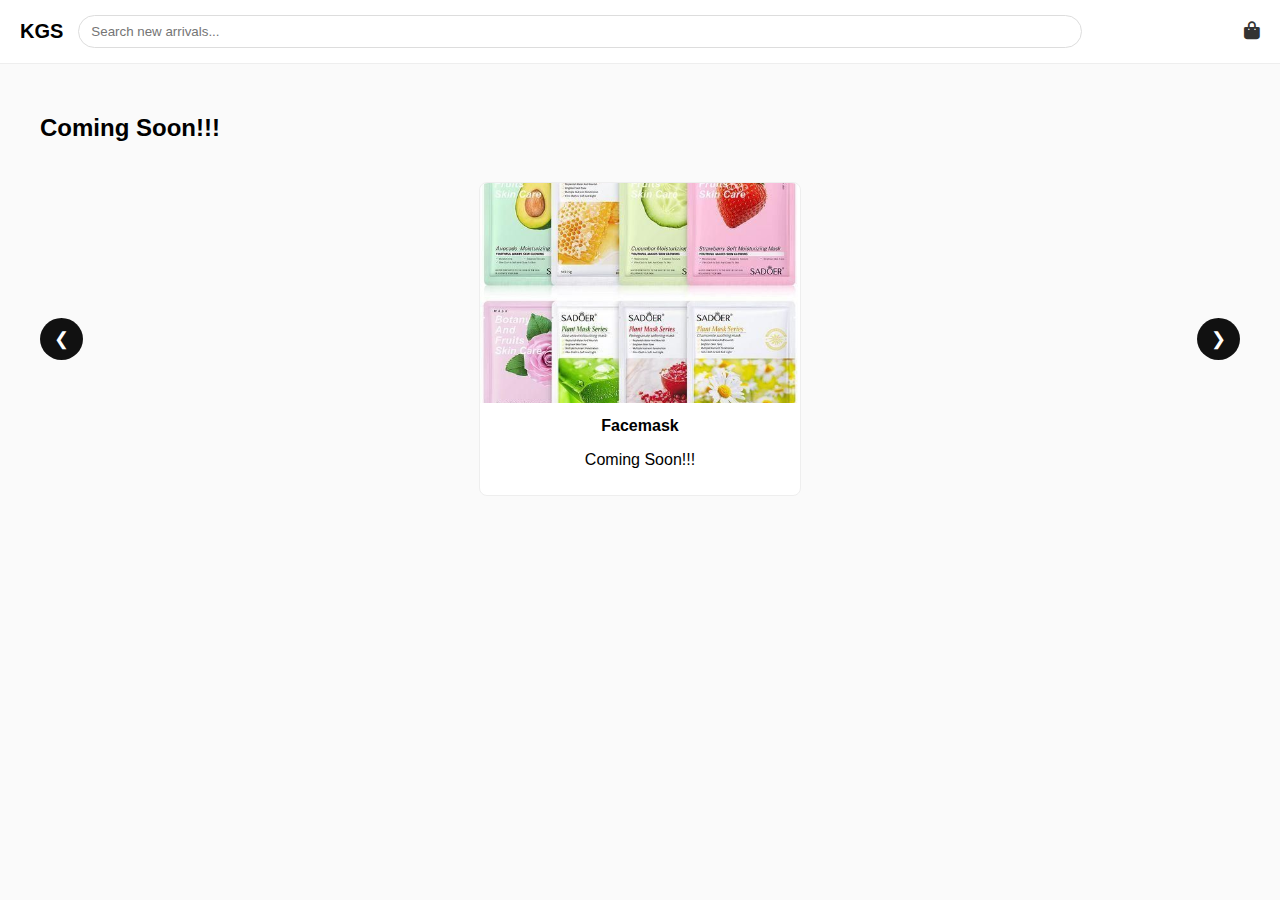
<file: new.html>
<!DOCTYPE html>
<html lang="en">
<head>
  <meta charset="UTF-8" />
  <meta name="viewport" content="width=device-width, initial-scale=1.0"/>
  <title>New Arrivals - KGS</title>
  <link rel="stylesheet" href="https://cdnjs.cloudflare.com/ajax/libs/font-awesome/6.5.0/css/all.min.css"/>
  <link rel="icon" type="image/png" href="favicon.jpg">
  <style>
    body {
      margin: 0;
      font-family: Arial, sans-serif;
      background: #fafafa;
    }

    header {
      background: #fff;
      border-bottom: 1px solid #eee;
      padding: 15px 20px;
      display: flex;
      justify-content: space-between;
      align-items: center;
    }

    header .brand {
      font-size: 20px;
      font-weight: bold;
    }

    header .search-bar {
      flex: 1;
      margin: 0 15px;
    }

    header .search-bar input {
      width: 85%;
      padding: 8px 12px;
      border-radius: 20px;
      border: 1px solid #ddd;
    }

    header .icons a {
      color: #333;
      font-size: 18px;
    }

    .products-section {
      max-width: 1200px;
      margin: 30px auto;
      padding: 0 15px;
    }

    .products-header {
      display: flex;
      justify-content: space-between;
      align-items: center;
      margin-bottom: 20px;
    }

    /* ===== SLIDER STYLES (ONLY CHANGE) ===== */
    .product-grid {
      position: relative;
      display: flex;
      justify-content: center;
      align-items: center;
      overflow: hidden;
    }

    .product-card {
      display: none;
      width: 320px;
      background: #fff;
      border: 1px solid #eee;
      border-radius: 8px;
      text-align: center;
      padding-bottom: 10px;
    }

    .product-card.active {
      display: block;
    }

    .product-card img {
      width: 100%;
      height: 220px;
      object-fit: cover;
      border-radius: 8px 8px 0 0;
    }

    .product-card h4 {
      margin: 10px 0 5px;
    }

    .product-card button {
      padding: 8px 15px;
      border: none;
      border-radius: 20px;
      background: #111;
      color: #fff;
      cursor: pointer;
    }

    .slider-btn {
      position: absolute;
      top: 50%;
      transform: translateY(-50%);
      background: #111;
      color: #fff;
      border: none;
      padding: 10px 14px;
      font-size: 18px;
      cursor: pointer;
      border-radius: 50%;
    }

    .slider-prev { left: 0; }
    .slider-next { right: 0; }

    .slider-btn:hover {
      background: #333;
    }
  </style>
</head>

<body>

<header>
  <span class="brand">KGS</span>
  <div class="search-bar">
    <input type="text" placeholder="Search new arrivals...">
  </div>
  <div class="icons">
    <a href="cart.html"><i class="fa-solid fa-bag-shopping"></i></a>
  </div>
</header>

<div class="products-section">
  <div class="products-header">
    <h2>Coming Soon!!!</h2>
  </div>

  <div class="product-grid">
    <button class="slider-btn slider-prev">&#10094;</button>

    <div class="product-card">
      <img src="image1.jpeg" alt="Silk Scarf">
      <h4>Facemask</h4>
      <p>Coming Soon!!!</p>
      
    </div>

    <div class="product-card">
      <img src="image2.jpeg" alt="Luxury Perfume">
      <h4>Knuckle Rings</h4>
      <p>Coming Soon!!!</p>
      
    </div>

    <div class="product-card">
      <img src="image3.jpeg" alt="Handmade Necklace">
      <h4>Vine Leaf</h4>
      <p>Coming Soon!!!</p>
     
    </div>

    <div class="product-card">
      <img src="image4.jpeg" alt="Designer Lip Gloss">
      <h4>Aesthetic Wall Collage</h4>
      <p>Coming Soon!!!</p>
      
    </div>

    <button class="slider-btn slider-next">&#10095;</button>
  </div>
</div>

<script>
  const cards = document.querySelectorAll(".product-card");
  const nextBtn = document.querySelector(".slider-next");
  const prevBtn = document.querySelector(".slider-prev");

  let currentIndex = 0;

  function showSlide(index) {
    cards.forEach(card => card.classList.remove("active"));
    cards[index].classList.add("active");
  }

  nextBtn.addEventListener("click", () => {
    currentIndex = (currentIndex + 1) % cards.length;
    showSlide(currentIndex);
  });

  prevBtn.addEventListener("click", () => {
    currentIndex = (currentIndex - 1 + cards.length) % cards.length;
    showSlide(currentIndex);
  });

  setInterval(() => {
    currentIndex = (currentIndex + 1) % cards.length;
    showSlide(currentIndex);
  }, 3000);

  showSlide(currentIndex);
</script>

</body>
</html>
</file>
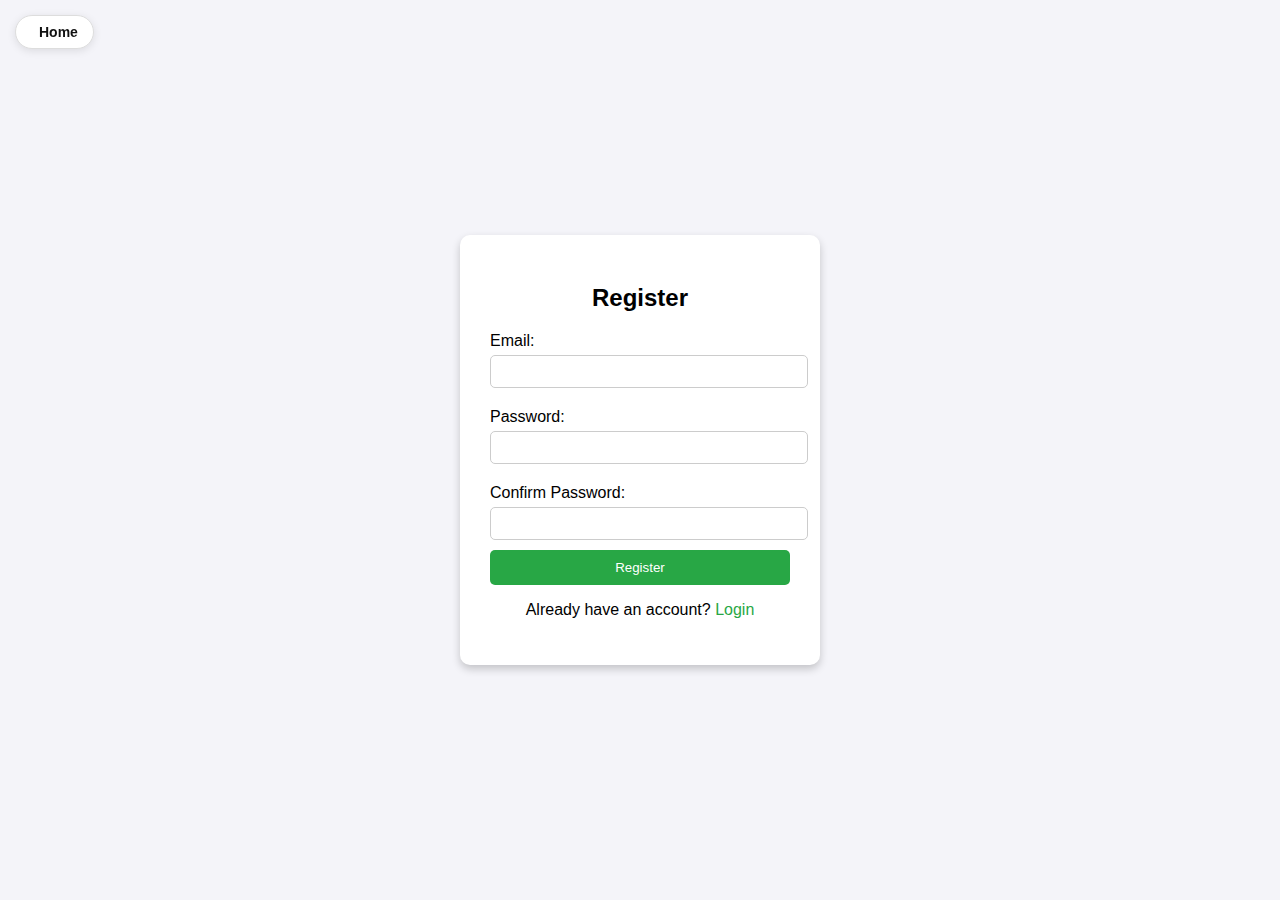
<file: register.html>
<!DOCTYPE html>
<html lang="en">
<head>
  <meta charset="UTF-8">
  <meta name="viewport" content="width=device-width, initial-scale=1.0">
  <title>Register - K.G.S</title>
  <link rel="icon" type="image/png" href="favicon.jpg">
  <style>
    body {
      font-family: Arial, sans-serif;
      background: #f4f4f9;
      display: flex;
      justify-content: center;
      align-items: center;
      height: 100vh;
      margin: 0;
    }
    .container {
      background: white;
      padding: 30px;
      border-radius: 10px;
      box-shadow: 0 4px 8px rgba(0,0,0,0.2);
      width: 300px;
    }
    h2 {
      text-align: center;
      margin-bottom: 20px;
    }
    label {
      display: block;
      margin: 10px 0 5px;
    }
    input {
      width: 100%;
      padding: 8px;
      margin-bottom: 10px;
      border-radius: 5px;
      border: 1px solid #ccc;
    }
    button {
      width: 100%;
      padding: 10px;
      background: #28a745;
      color: white;
      border: none;
      border-radius: 5px;
      cursor: pointer;
    }
    button:hover {
      background: #218838;
    }
    .error {
      color: red;
      font-size: 0.8rem;
      margin-bottom: 8px;
    }
    .link {
      text-align: center;
      margin-top: 10px;
    }
    .link a {
      color: #28a745;
      text-decoration: none;
    }
    .back-home {
  display: inline-flex;
  align-items: center;
  gap: 8px;
  text-decoration: none;
  color: #111;
  font-weight: 600;
  font-size: 14px;
  background: #fff;
  border: 1px solid #ddd;
  border-radius: 25px;
  padding: 8px 15px;
  position: fixed;
  top: 15px;
  left: 15px;
  box-shadow: 0 2px 8px rgba(0, 0, 0, 0.1);
  transition: background 0.3s ease, color 0.3s ease;
  z-index: 1000;
}

.back-home i {
  font-size: 16px;
}

.back-home:hover {
  background: #111;
  color: #fff;
}

  </style>
</head>
<body>
  <!-- Back to Home Button -->
<a href="index.html" class="back-home">
  <i class="fa-solid fa-arrow-left"></i> Home
</a>

  <div class="container">
    <h2>Register</h2>
    <form id="registerForm">
      <label>Email:</label>
      <input type="email" id="registerEmail" required>
      <small class="error" id="registerEmailError"></small>

      <label>Password:</label>
      <input type="password" id="registerPassword" required>
      <small class="error" id="registerPasswordError"></small>

      <label>Confirm Password:</label>
      <input type="password" id="confirmPassword" required>
      <small class="error" id="confirmPasswordError"></small>

      <button type="submit">Register</button>
    </form>
    <div class="link">
      <p>Already have an account? <a href="login.html">Login</a></p>
    </div>
  </div>

  <script>
    document.getElementById("registerForm").addEventListener("submit", function(e) {
      e.preventDefault();
      let email = document.getElementById("registerEmail").value;
      let password = document.getElementById("registerPassword").value;
      let confirm = document.getElementById("confirmPassword").value;
      let valid = true;

      document.getElementById("registerEmailError").innerText = "";
      document.getElementById("registerPasswordError").innerText = "";
      document.getElementById("confirmPasswordError").innerText = "";

      if (!email.includes("@")) {
        document.getElementById("registerEmailError").innerText = "Enter a valid email!";
        valid = false;
      }

      if (password.length < 6) {
        document.getElementById("registerPasswordError").innerText = "Password must be at least 6 characters!";
        valid = false;
      }

      if (password !== confirm) {
        document.getElementById("confirmPasswordError").innerText = "Passwords do not match!";
        valid = false;
      }

      if (valid) {
        alert("Registration successful! 🎉 (Demo only)");
        window.location.href = "login.html"; // redirect to login
      }
    });
  </script>
</body>
</html>
</file>
<file: style.css>
body {
  margin: 0;
  font-family: Arial, sans-serif;
  background: linear-gradient(135deg, #fbc2eb, #a6c1ee);
}

/* RESET */
* {
  margin: 0;
  padding: 0;
  box-sizing: border-box;
}

body {
  font-family: Arial, sans-serif;
}

/* HEADER */
header {
  display: flex;
  align-items: center;
  justify-content: space-between;
  background: #a46593;
  padding: 10px 20px;
  position: relative;
}

.logo img {
  height: 50px;
  width: auto;
}

/* SEARCH ICON + BAR */
.search-container {
  position: relative;
  display: flex;
  align-items: center;
  justify-content: center;
}

.search-icon {
  font-size: 22px;
  cursor: pointer;
  margin: 0 15px;
}

/* Hidden by default */
.search-bar {
  display: none;
  position: absolute;
  top: 50px; /* below icon */
  right: 0;
  background: rgb(189, 155, 155);
  padding: 5px;
  border-radius: 5px;
  box-shadow: 0px 2px 6px rgba(0,0,0,0.2);
  z-index: 100;
}

/* USER ACTIONS */
.user-actions {
  display: flex;
  align-items: center;
  gap: 10px;
}

.user-actions a {
  text-decoration: none;
  color: #000;
  margin-right: 10px;
}

/* NAVIGATION */
nav {
  background: #e89d9d;
}

nav ul {
  list-style: none;
  display: flex;
  justify-content: center;
  gap: 25px;
  padding: 10px 0;
}

nav a {
  text-decoration: none;
  color: #333;
  font-weight: bold;
}

/* HERO SECTION */
.hero {
  display: flex;
  align-items: center;
  justify-content: space-between;
  padding: 40px 20px;
}

.hero img {
  width: 30%;
  height: auto;
}

.hero-text {
  text-align: center;
}

.hero-text h2 {
  font-size: 2rem;
  margin-bottom: 10px;
}

.hero-text p {
  margin-bottom: 15px;
  color: #555;
}

.hero-text button {
  padding: 10px 20px;
  background: #000;
  color: #a18888;
  border: none;
  border-radius: 5px;
  cursor: pointer;
}

.hero-text button:hover {
  background: #333;
}
/* PRODUCT DETAILS PAGE */
.product-details {
  display: flex;
  flex-wrap: wrap;
  gap: 40px;
  padding: 40px 20px;
  align-items: flex-start;
}

.product-image {
  flex: 1 1 400px;
  text-align: center;
}

.product-image img {
  max-width: 50%;
  border-radius: 12px;
  box-shadow: 0px 2px 6px rgba(0,0,0,0.2);
}

.product-info {
  flex: 1 1 400px;
}

.product-info h2 {
  font-size: 2rem;
  margin-bottom: 10px;
}

.product-info .price {
  font-size: 1.5rem;
  font-weight: bold;
  color: #d34eb0;
  margin-bottom: 15px;
}

.product-info .description {
  font-size: 1rem;
  margin-bottom: 20px;
}

.add-to-cart {
  padding: 10px 20px;
  background: #d34eb0;
  color: #fff;
  border: none;
  border-radius: 5px;
  cursor: pointer;
  font-size: 1rem;
}

.add-to-cart:hover {
  background: #a83a8d;
}

.back-link {
  display: inline-block;
  margin-top: 20px;
  color: #333;
  text-decoration: none;
}

.back-link:hover {
  text-decoration: underline;
}
nav ul li a.active {
  background: #d34eb0;
  color: #fff;
  border-radius: 5px;
  padding: 5px 10px;
}
nav ul li a {
  color: #333;
  text-decoration: none;
  padding: 8px 15px;
  transition: 0.3s ease;
}

nav ul li a:hover {
  background: #f3d6ef;
  color: #d34eb0;
  border-radius: 5px;
}
<style>
  footer {
    background: #111;
    color: #fff;
    text-align: center;
    padding: 30px 20px;
    margin-top: 50px;
  }
  .footer-socials a {
    color: #fff;
    text-decoration: none;
    margin: 0 8px;
    transition: color 0.3s;
  }
  .footer-socials a:hover {
    color: #f39c12;
  }
  .footer-counters {
    display: flex;
    justify-content: center;
    gap: 40px;
    margin: 20px 0;
  }
  .counter-box h3 {
    font-size: 2rem;
    margin: 0;
    color: #f39c12;
  }
  .counter-box p {
    margin: 5px 0 0;
    font-size: 14px;
  }
  .footer-copy {
    margin-top: 15px;
    font-size: 12px;
    color: #aaa;
  }
</style>
/* Basic animation classes */
.fade-in {
  opacity: 0;
  transform: translateY(20px);
  transition: opacity 1s ease, transform 1s ease;
}

.fade-in.show {
  opacity: 1;
  transform: translateY(0);
}

.slide-in-left {
  opacity: 0;
  transform: translateX(-50px);
  transition: opacity 1s ease, transform 1s ease;
}

.slide-in-left.show {
  opacity: 1;
  transform: translateX(0);
}

.slide-in-right {
  opacity: 0;
  transform: translateX(50px);
  transition: opacity 1s ease, transform 1s ease;
}

.slide-in-right.show {
  opacity: 1;
  transform: translateX(0);
}
nav ul li a[href="cart.html"] {
  background: #4CAF50;
  color: white;
  padding: 8px 15px;
  border-radius: 6px;
  transition: background 0.3s ease;
}

nav ul li a[href="cart.html"]:hover {
  background: #388E3C;
}

/* Nav styling */
nav ul {
  display: flex;
  align-items: center;
  list-style: none;
  padding: 10px;
  background: #ebecef;
}

/* Search container */
.search-container {
  flex: 1;
  display: flex;
  justify-content: center;
}

#search-bar {
  padding: 6px 10px;
  border: 1px solid #ccc;
  border-radius: 20px 0 0 20px;
  outline: none;
  width: 250px;
}

#search-btn {
  padding: 6px 12px;
  border: 1px solid #ccc;
  border-left: none;
  background: #ff69b4;
  color: white;
  border-radius: 0 20px 20px 0;
  cursor: pointer;
  transition: background 0.3s ease;
}

#search-btn:hover {
  background: #e05a9f;
}
/* Dropdown */
.dropdown {
  position: relative;
}

.dropdown a {
  padding: 10px;
  display: block;
  text-decoration: none;
  color: #333;
}

.dropdown-content {
  display: none;
  position: absolute;
  background: #fff;
  min-width: 180px;
  box-shadow: 0 4px 6px rgba(0,0,0,0.1);
  z-index: 1000;
  border-radius: 5px;
  overflow: hidden;
}

.dropdown-content li a {
  padding: 10px;
  display: block;
  color: #333;
  transition: background 0.3s;
}

.dropdown-content li a:hover {
  background: #ff69b4;
  color: #fff;
}

/* Show dropdown on hover */
.dropdown:hover .dropdown-content {
  display: block;
}
/* Modal background */
.modal {
  display: none; 
  position: fixed; 
  z-index: 1000; 
  left: 0;
  top: 0;
  width: 100%;
  height: 100%;
  overflow: auto;
  background-color: rgba(0,0,0,0.6);
}

/* Modal content */
.modal-content {
  background: #fff;
  margin: 10% auto;
  padding: 20px;
  border-radius: 10px;
  width: 400px;
  text-align: center;
  animation: fadeIn 0.3s ease;
}

.modal-content img {
  width: 100%;
  border-radius: 8px;
  margin-bottom: 15px;
}

.close {
  position: absolute;
  top: 15px;
  right: 25px;
  font-size: 28px;
  font-weight: bold;
  color: #333;
  cursor: pointer;
}

@keyframes fadeIn {
  from {opacity: 0; transform: scale(0.9);}
  to {opacity: 1; transform: scale(1);}
}

/* Product image hover effect */
.product-image img {
  transition: transform 0.3s ease, box-shadow 0.3s ease;
  cursor: pointer;
}

.product-image img:hover {
  transform: scale(1.05);
  box-shadow: 0 6px 15px rgba(0, 0, 0, 0.2);
}

/* Scroll reveal animation */
.reveal {
  opacity: 0;
  transform: translateY(50px);
  transition: all 0.8s ease-out;
}

.reveal.active {
  opacity: 1;
  transform: translateY(0);
}
/* Active category highlight */
.dropdown-content li a.active {
  background-color: #2c3e50; /* dark navy or your theme color */
  color: #fff;
  font-weight: bold;
  border-radius: 5px;
}
.dropdown-content a.active {
  background-color: #f4a261; /* nice highlight */
  color: white;
  font-weight: bold;
}
#about-us {
  padding: 60px 20px;
  background: #f9f9f9;
  display: flex;
  justify-content: center;
}

.about-container {
  display: flex;
  max-width: 1100px;
  gap: 40px;
  align-items: center;
  flex-wrap: wrap;
}

.about-image img {
  width: 280px;
  height: 280px;
  object-fit: cover;
  border-radius: 50%;
  box-shadow: 0px 5px 15px rgba(0,0,0,0.2);
}

.about-content {
  flex: 1;
}

.about-content h2 {
  font-size: 28px;
  margin-bottom: 15px;
  color: #223344;
}

.about-content p {
  margin-bottom: 15px;
  line-height: 1.6;
  color: #333;
}

.social-links {
  margin-top: 15px;
}

.social-links a {
  display: inline-block;
  margin-right: 15px;
  text-decoration: none;
  color: #223344;
  font-weight: 600;
  transition: 0.3s;
}

.social-links a:hover {
  color: #ff7b54;
}

/* Search Icon Button */
#search-icon {
  background: none;
  border: none;
  font-size: 20px;
  cursor: pointer;
  transition: transform 0.3s ease;
}

#search-icon:hover {
  transform: scale(1.2);
}

/* Search Bar Styling (Same as Product Page) */
.search-container {
  flex: 1;
  display: flex;
  justify-content: center;
}

#home-search-bar {
  padding: 6px 10px;
  border: 1px solid #ccc;
  border-radius: 20px 0 0 20px;
  outline: none;
  width: 250px;
}

#home-search-btn {
  padding: 6px 12px;
  border: 1px solid #ccc;
  border-left: none;
  background: #ff69b4;
  color: white;
  border-radius: 0 20px 20px 0;
  cursor: pointer;
  transition: background 0.3s ease;
}

#home-search-btn:hover {
  background: #e05a9f;
}

.stats {
  display: flex;
  justify-content: center;
  align-items: center;
  gap: 50px;
  padding: 60px 20px;
  background: #f9fafb;
  text-align: center;
}

.stat h2 {
  font-size: 2rem;
  font-weight: 700;
  color: #111;
}

.stat p {
  font-size: 1rem;
  color: #6b7280;
}
/* Stats Section */
.stats {
  display: flex;
  justify-content: space-around;
  align-items: center;
  flex-wrap: wrap; /* allows wrapping on smaller screens */
  background: #f9f9f9;
  padding: 60px 20px;
  text-align: center;
  border-top: 1px solid #eee;
  gap: 20px; /* space between items */
}

.stat {
  flex: 1 1 200px; /* makes each stat box flexible */
  min-width: 200px;
}

.stat h2 {
  font-size: 2.5rem;
  font-weight: bold;
  color: #111;
  margin-bottom: 10px;
}

.stat p {
  font-size: 1rem;
  color: #555;
}

/* Drawer styles */
.category-drawer {
  position: fixed;
  top: 0;
  left: -250px; /* hidden by default */
  width: 250px;
  height: 100%;
  background: #fff;
  box-shadow: 2px 0 5px rgba(0,0,0,0.2);
  padding: 20px;
  transition: left 0.3s ease;
  z-index: 1001;
}

.category-drawer h2 {
  margin-top: 0;
  font-size: 18px;
  margin-bottom: 15px;
}

.category-drawer ul {
  list-style: none;
  padding: 0;
}

.category-drawer li {
  margin: 15px 0;
}

.category-drawer a {
  text-decoration: none;
  color: #333;
  font-size: 16px;
}

.category-drawer a:hover {
  color: #e63946; /* highlight color */
}

/* Close button */
.category-drawer .close-btn {
  background: none;
  border: none;
  font-size: 24px;
  cursor: pointer;
  position: absolute;
  top: 10px;
  right: 15px;
}

/* Overlay */
.overlay {
  position: fixed;
  top: 0;
  left: 0;
  width: 100%;
  height: 100%;
  background: rgba(0,0,0,0.4);
  display: none;
  z-index: 1000;
}

/* Active state */
.category-drawer.active {
  left: 0;
}

.overlay.active {
  display: block;
}

/* Drawer styling */
.category-drawer {
  position: fixed;
  top: 0;
  left: -280px; /* hidden by default */
  width: 280px;
  height: 100%;
  background: #fff;
  box-shadow: 2px 0 10px rgba(0,0,0,0.2);
  padding: 20px;
  transition: left 0.3s ease;
  z-index: 1200;
}
.category-drawer.active { left: 0; }

.category-drawer h3 {
  margin: 0 0 15px;
}

.category-drawer .close-btn {
  position: absolute;
  right: 15px;
  top: 10px;
  background: none;
  border: none;
  font-size: 24px;
  cursor: pointer;
}

.category-drawer ul {
  list-style: none;
  padding: 0;
}
.category-drawer li {
  margin: 12px 0;
}
.category-drawer a {
  text-decoration: none;
  color: #333;
  font-weight: 600;
}

/* Overlay */
.overlay {
  position: fixed;
  inset: 0;
  background: rgba(0,0,0,0.5);
  z-index: 1100;
  display: none;
}
.overlay.active { display: block; }
</file>
